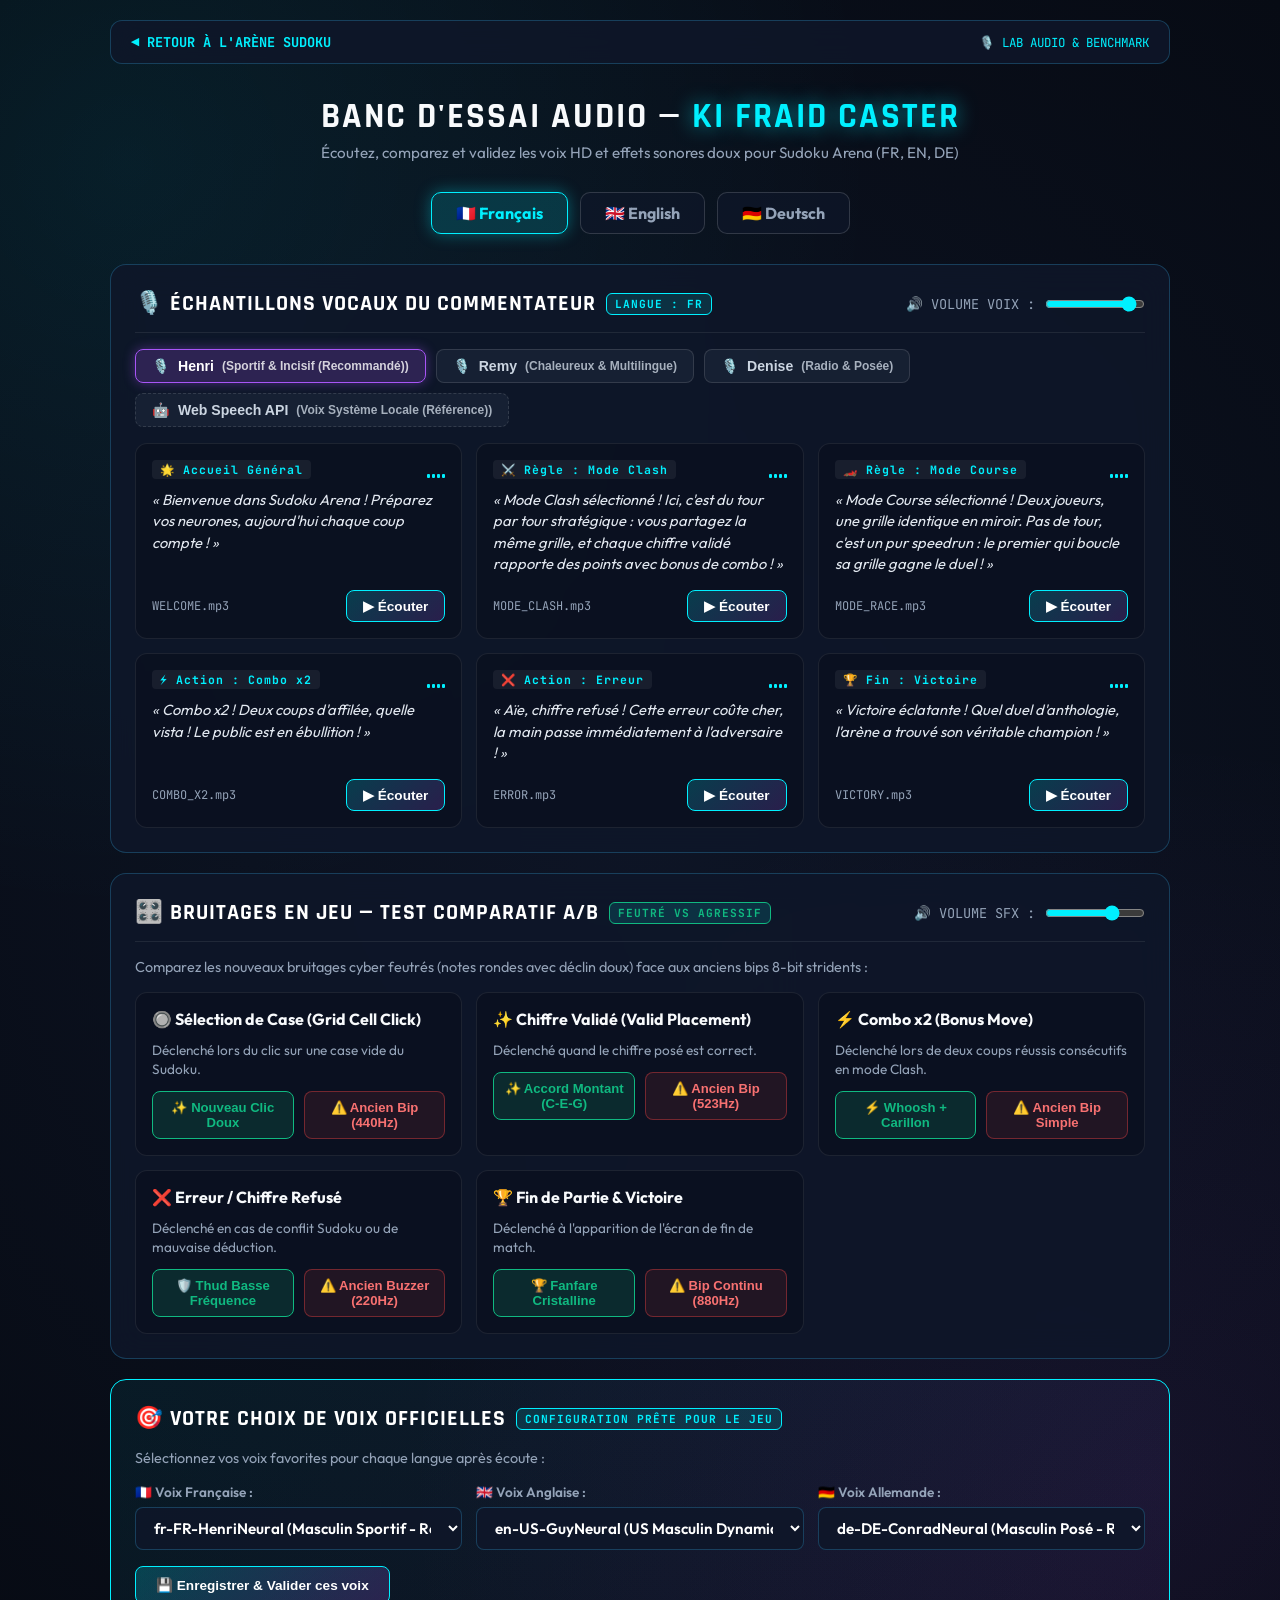
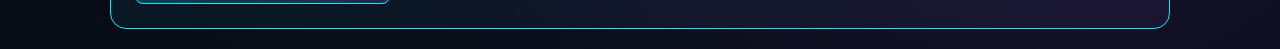
<file: frontend/audio-benchmark.html>
<!DOCTYPE html>
<html lang="fr">
<head>
    <meta charset="UTF-8">
    <meta name="viewport" content="width=device-width, initial-scale=1.0">
    <title>Banc d'Essai Audio Trilingue — Sudoku Arena (KI FRAID)</title>
    <link rel="preconnect" href="https://fonts.googleapis.com">
    <link rel="preconnect" href="https://fonts.gstatic.com" crossorigin>
    <link href="https://fonts.googleapis.com/css2?family=JetBrains+Mono:wght@400;700;800&family=Outfit:wght@300;400;600;700;900&family=Rajdhani:wght@600;700;800&display=swap" rel="stylesheet">
    <style>
        :root {
            --bg-dark: #070b14;
            --card-bg: rgba(15, 23, 42, 0.85);
            --border-color: rgba(56, 189, 248, 0.25);
            --neon-cyan: #00f0ff;
            --neon-purple: #a855f7;
            --neon-pink: #f43f5e;
            --neon-green: #10b981;
            --neon-amber: #f59e0b;
            --text-primary: #f8fafc;
            --text-muted: #94a3b8;
        }

        * {
            box-sizing: border-box;
            margin: 0;
            padding: 0;
        }

        body {
            background-color: var(--bg-dark);
            background-image: 
                radial-gradient(circle at 10% 10%, rgba(0, 240, 255, 0.08) 0%, transparent 40%),
                radial-gradient(circle at 90% 90%, rgba(168, 85, 247, 0.08) 0%, transparent 40%),
                radial-gradient(circle at 50% 50%, rgba(15, 23, 42, 0.8) 0%, transparent 100%);
            color: var(--text-primary);
            font-family: 'Outfit', sans-serif;
            min-height: 100vh;
            padding: 20px;
            display: flex;
            justify-content: center;
        }

        .container {
            width: 100%;
            max-width: 1060px;
            display: flex;
            flex-direction: column;
            gap: 20px;
        }

        /* Top Header */
        .top-nav {
            display: flex;
            justify-content: space-between;
            align-items: center;
            padding: 12px 20px;
            background: var(--card-bg);
            border: 1px solid var(--border-color);
            border-radius: 12px;
            backdrop-filter: blur(12px);
        }

        .back-link {
            color: var(--neon-cyan);
            text-decoration: none;
            font-family: 'JetBrains Mono', monospace;
            font-size: 0.85rem;
            font-weight: 700;
            display: flex;
            align-items: center;
            gap: 8px;
            transition: all 0.2s ease;
        }

        .back-link:hover {
            text-shadow: 0 0 10px var(--neon-cyan);
            transform: translateX(-3px);
        }

        .header-title {
            text-align: center;
            margin: 10px 0;
        }

        .header-title h1 {
            font-family: 'Rajdhani', sans-serif;
            font-size: 2.2rem;
            font-weight: 800;
            letter-spacing: 2px;
            text-transform: uppercase;
        }

        .header-title h1 span {
            color: var(--neon-cyan);
            text-shadow: 0 0 20px rgba(0, 240, 255, 0.6);
        }

        .header-title p {
            color: var(--text-muted);
            font-size: 0.95rem;
            margin-top: 4px;
        }

        /* Language Bar */
        .lang-tabs {
            display: flex;
            justify-content: center;
            gap: 12px;
            margin-bottom: 10px;
        }

        .lang-tab-btn {
            background: rgba(15, 23, 42, 0.7);
            border: 1px solid rgba(255, 255, 255, 0.15);
            color: var(--text-muted);
            padding: 10px 24px;
            border-radius: 10px;
            font-size: 1rem;
            font-weight: 700;
            cursor: pointer;
            display: flex;
            align-items: center;
            gap: 8px;
            transition: all 0.2s ease;
            font-family: 'Outfit', sans-serif;
        }

        .lang-tab-btn:hover {
            color: #fff;
            border-color: var(--neon-cyan);
        }

        .lang-tab-btn.active {
            background: rgba(0, 240, 255, 0.15);
            color: var(--neon-cyan);
            border-color: var(--neon-cyan);
            box-shadow: 0 0 16px rgba(0, 240, 255, 0.35);
        }

        /* Section Layout */
        .bench-section {
            background: var(--card-bg);
            border: 1px solid var(--border-color);
            border-radius: 16px;
            padding: 24px;
            backdrop-filter: blur(16px);
            display: flex;
            flex-direction: column;
            gap: 16px;
        }

        .section-header {
            display: flex;
            justify-content: space-between;
            align-items: center;
            flex-wrap: wrap;
            gap: 12px;
            border-bottom: 1px solid rgba(255, 255, 255, 0.08);
            padding-bottom: 14px;
        }

        .section-title {
            display: flex;
            align-items: center;
            gap: 10px;
            font-family: 'Rajdhani', sans-serif;
            font-size: 1.4rem;
            font-weight: 700;
            letter-spacing: 1px;
            color: #fff;
        }

        .section-title .badge {
            font-size: 0.7rem;
            font-family: 'JetBrains Mono', monospace;
            padding: 3px 8px;
            border-radius: 6px;
            background: rgba(0, 240, 255, 0.12);
            color: var(--neon-cyan);
            border: 1px solid var(--neon-cyan);
        }

        /* Volume controls */
        .volume-control {
            display: flex;
            align-items: center;
            gap: 10px;
            font-size: 0.85rem;
            font-family: 'JetBrains Mono', monospace;
            color: var(--text-muted);
        }

        .volume-control input[type="range"] {
            accent-color: var(--neon-cyan);
            cursor: pointer;
            width: 100px;
        }

        /* Voice Selection Selector Pills */
        .voice-pills-group {
            display: flex;
            gap: 10px;
            flex-wrap: wrap;
        }

        .voice-pill {
            background: rgba(30, 41, 59, 0.6);
            border: 1px solid rgba(255, 255, 255, 0.12);
            padding: 8px 16px;
            border-radius: 8px;
            font-size: 0.88rem;
            font-weight: 600;
            color: #cbd5e1;
            cursor: pointer;
            transition: all 0.2s ease;
            display: flex;
            align-items: center;
            gap: 8px;
        }

        .voice-pill:hover {
            border-color: var(--neon-cyan);
            color: #fff;
        }

        .voice-pill.active {
            background: rgba(168, 85, 247, 0.2);
            border-color: var(--neon-purple);
            color: #fff;
            box-shadow: 0 0 12px rgba(168, 85, 247, 0.4);
        }

        .voice-pill.web-speech {
            border-style: dashed;
        }

        .voice-pill.web-speech.active {
            background: rgba(245, 158, 11, 0.2);
            border-color: var(--neon-amber);
            box-shadow: 0 0 12px rgba(245, 158, 11, 0.4);
        }

        /* Phrase Category Grid */
        .phrases-grid {
            display: grid;
            grid-template-columns: repeat(auto-fit, minmax(310px, 1fr));
            gap: 14px;
        }

        .phrase-card {
            background: rgba(10, 16, 31, 0.7);
            border: 1px solid rgba(255, 255, 255, 0.08);
            border-radius: 12px;
            padding: 16px;
            display: flex;
            flex-direction: column;
            gap: 10px;
            position: relative;
            transition: all 0.25s ease;
        }

        .phrase-card:hover {
            border-color: rgba(0, 240, 255, 0.35);
            transform: translateY(-2px);
            box-shadow: 0 6px 20px rgba(0, 0, 0, 0.3);
        }

        .phrase-card.playing {
            border-color: var(--neon-cyan);
            box-shadow: 0 0 16px rgba(0, 240, 255, 0.3);
        }

        .phrase-card-header {
            display: flex;
            justify-content: space-between;
            align-items: center;
        }

        .phrase-tag {
            font-family: 'JetBrains Mono', monospace;
            font-size: 0.72rem;
            font-weight: 700;
            letter-spacing: 1px;
            padding: 2px 8px;
            border-radius: 4px;
            background: rgba(255, 255, 255, 0.06);
            color: var(--neon-cyan);
        }

        .phrase-text {
            font-size: 0.92rem;
            color: #e2e8f0;
            line-height: 1.45;
            font-style: italic;
            min-height: 48px;
        }

        .phrase-card-footer {
            display: flex;
            justify-content: space-between;
            align-items: center;
            margin-top: auto;
            padding-top: 6px;
        }

        .play-btn {
            background: linear-gradient(135deg, rgba(0, 240, 255, 0.2) 0%, rgba(168, 85, 247, 0.2) 100%);
            border: 1px solid var(--neon-cyan);
            color: #fff;
            padding: 7px 16px;
            border-radius: 8px;
            font-size: 0.85rem;
            font-weight: 700;
            cursor: pointer;
            display: flex;
            align-items: center;
            gap: 6px;
            transition: all 0.2s ease;
        }

        .play-btn:hover {
            background: var(--neon-cyan);
            color: #070b14;
            box-shadow: 0 0 14px var(--neon-cyan);
        }

        .play-btn.playing {
            background: var(--neon-pink);
            border-color: var(--neon-pink);
            color: #fff;
            box-shadow: 0 0 14px var(--neon-pink);
        }

        /* Equalizer inside card */
        .mini-equalizer {
            display: inline-flex;
            align-items: flex-end;
            gap: 2px;
            height: 16px;
        }

        .mini-equalizer .bar {
            width: 3px;
            height: 4px;
            background: var(--neon-cyan);
            border-radius: 1px;
            transition: height 0.08s ease;
        }

        .phrase-card.playing .mini-equalizer .bar {
            background: var(--neon-green);
            animation: miniEqAnim 0.4s infinite alternate ease-in-out;
        }

        .phrase-card.playing .mini-equalizer .bar:nth-child(2) { animation-delay: 0.1s; }
        .phrase-card.playing .mini-equalizer .bar:nth-child(3) { animation-delay: 0.2s; }
        .phrase-card.playing .mini-equalizer .bar:nth-child(4) { animation-delay: 0.15s; }

        @keyframes miniEqAnim {
            from { height: 4px; }
            to { height: 16px; }
        }

        /* SFX Interactive Section */
        .sfx-grid {
            display: grid;
            grid-template-columns: repeat(auto-fit, minmax(320px, 1fr));
            gap: 14px;
        }

        .sfx-card {
            background: rgba(10, 16, 31, 0.7);
            border: 1px solid rgba(255, 255, 255, 0.08);
            border-radius: 12px;
            padding: 16px;
            display: flex;
            flex-direction: column;
            gap: 12px;
        }

        .sfx-card-header {
            display: flex;
            align-items: center;
            gap: 8px;
            font-size: 1rem;
            font-weight: 700;
        }

        .sfx-desc {
            font-size: 0.85rem;
            color: var(--text-muted);
            line-height: 1.4;
        }

        .sfx-ab-actions {
            display: flex;
            gap: 10px;
        }

        .btn-sfx-new {
            flex: 1;
            background: rgba(16, 185, 129, 0.15);
            border: 1px solid var(--neon-green);
            color: var(--neon-green);
            padding: 8px;
            border-radius: 8px;
            font-size: 0.82rem;
            font-weight: 700;
            cursor: pointer;
            transition: all 0.2s ease;
        }

        .btn-sfx-new:hover {
            background: var(--neon-green);
            color: #070b14;
            box-shadow: 0 0 12px var(--neon-green);
        }

        .btn-sfx-old {
            flex: 1;
            background: rgba(239, 68, 68, 0.1);
            border: 1px solid rgba(239, 68, 68, 0.4);
            color: #f87171;
            padding: 8px;
            border-radius: 8px;
            font-size: 0.82rem;
            font-weight: 700;
            cursor: pointer;
            transition: all 0.2s ease;
        }

        .btn-sfx-old:hover {
            background: var(--neon-red);
            color: #fff;
            box-shadow: 0 0 12px var(--neon-red);
        }

        /* Decision & Vote Box */
        .decision-box {
            background: linear-gradient(135deg, rgba(0, 240, 255, 0.06) 0%, rgba(168, 85, 247, 0.06) 100%);
            border: 1px solid var(--neon-cyan);
            border-radius: 16px;
            padding: 24px;
            display: flex;
            flex-direction: column;
            gap: 16px;
        }

        .decision-grid {
            display: grid;
            grid-template-columns: repeat(auto-fit, minmax(240px, 1fr));
            gap: 14px;
        }

        .decision-item label {
            display: block;
            font-size: 0.85rem;
            color: var(--text-muted);
            margin-bottom: 6px;
            font-weight: 600;
        }

        .decision-select {
            width: 100%;
            background: rgba(15, 23, 42, 0.9);
            border: 1px solid var(--border-color);
            color: #fff;
            padding: 10px 14px;
            border-radius: 8px;
            font-family: 'Outfit', sans-serif;
            font-size: 0.95rem;
            font-weight: 600;
        }

        .toast-status {
            padding: 10px 16px;
            border-radius: 8px;
            background: rgba(16, 185, 129, 0.15);
            border: 1px solid var(--neon-green);
            color: #fff;
            font-family: 'JetBrains Mono', monospace;
            font-size: 0.85rem;
            display: none;
        }
    </style>
</head>
<body>
    <div class="container">
        <!-- Navigation Top -->
        <header class="top-nav">
            <a href="index.html" class="back-link" onclick="if(window.history.length > 1) { history.back(); return false; }">
                <span>◀</span> RETOUR À L'ARÈNE SUDOKU
            </a>
            <div style="font-family: 'JetBrains Mono', monospace; font-size: 0.78rem; color: var(--neon-cyan);">
                🎙️ LAB AUDIO & BENCHMARK
            </div>
        </header>

        <!-- Titre -->
        <div class="header-title">
            <h1>BANC D'ESSAI AUDIO — <span>KI FRAID CASTER</span></h1>
            <p>Écoutez, comparez et validez les voix HD et effets sonores doux pour Sudoku Arena (FR, EN, DE)</p>
        </div>

        <!-- Onglets Langues Trilingues -->
        <div class="lang-tabs" id="langTabs">
            <button class="lang-tab-btn active" data-lang="fr">🇫🇷 Français</button>
            <button class="lang-tab-btn" data-lang="en">🇬🇧 English</button>
            <button class="lang-tab-btn" data-lang="de">🇩🇪 Deutsch</button>
        </div>

        <!-- SECTION 1 : VOIX DU COMMENTATEUR -->
        <section class="bench-section">
            <div class="section-header">
                <div class="section-title">
                    <span>🎙️ ÉCHANTILLONS VOCAUX DU COMMENTATEUR</span>
                    <span class="badge" id="currentLangBadge">LANGUE : FR</span>
                </div>
                <div class="volume-control">
                    <span>🔊 VOLUME VOIX :</span>
                    <input type="range" id="voiceVolume" min="0" max="1" step="0.05" value="0.9">
                </div>
            </div>

            <!-- Sélecteur de Voix pour la langue active -->
            <div class="voice-pills-group" id="voicePills">
                <!-- Injecté dynamiquement par JS -->
            </div>

            <!-- Grille des 6 Catégories de Répliques -->
            <div class="phrases-grid" id="phrasesGrid">
                <!-- Injecté dynamiquement par JS -->
            </div>
        </section>

        <!-- SECTION 2 : EFFETS SONORES (SFX) -->
        <section class="bench-section">
            <div class="section-header">
                <div class="section-title">
                    <span>🎛️ BRUITAGES EN JEU — TEST COMPARATIF A/B</span>
                    <span class="badge" style="border-color: var(--neon-green); color: var(--neon-green);">FEUTRÉ VS AGRESSIF</span>
                </div>
                <div class="volume-control">
                    <span>🔊 VOLUME SFX :</span>
                    <input type="range" id="sfxVolume" min="0" max="1" step="0.05" value="0.7">
                </div>
            </div>

            <p style="font-size: 0.9rem; color: var(--text-muted);">
                Comparez les nouveaux bruitages cyber feutrés (notes rondes avec déclin doux) face aux anciens bips 8-bit stridents :
            </p>

            <div class="sfx-grid">
                <!-- SFX 1 : Clic Case -->
                <div class="sfx-card">
                    <div class="sfx-card-header">
                        <span>🔘 Sélection de Case (Grid Cell Click)</span>
                    </div>
                    <div class="sfx-desc">
                        Déclenché lors du clic sur une case vide du Sudoku.
                    </div>
                    <div class="sfx-ab-actions">
                        <button class="btn-sfx-new" onclick="playSfx('click_soft')">✨ Nouveau Clic Doux</button>
                        <button class="btn-sfx-old" onclick="playLegacyBeep(440, 0.15)">⚠️ Ancien Bip (440Hz)</button>
                    </div>
                </div>

                <!-- SFX 2 : Chiffre Validé -->
                <div class="sfx-card">
                    <div class="sfx-card-header">
                        <span>✨ Chiffre Validé (Valid Placement)</span>
                    </div>
                    <div class="sfx-desc">
                        Déclenché quand le chiffre posé est correct.
                    </div>
                    <div class="sfx-ab-actions">
                        <button class="btn-sfx-new" onclick="playSfx('valid_chord')">✨ Accord Montant (C-E-G)</button>
                        <button class="btn-sfx-old" onclick="playLegacyBeep(523.25, 0.12)">⚠️ Ancien Bip (523Hz)</button>
                    </div>
                </div>

                <!-- SFX 3 : Combo x2 -->
                <div class="sfx-card">
                    <div class="sfx-card-header">
                        <span>⚡ Combo x2 (Bonus Move)</span>
                    </div>
                    <div class="sfx-desc">
                        Déclenché lors de deux coups réussis consécutifs en mode Clash.
                    </div>
                    <div class="sfx-ab-actions">
                        <button class="btn-sfx-new" onclick="playSfx('combo_burst')">⚡ Whoosh + Carillon</button>
                        <button class="btn-sfx-old" onclick="playLegacyBeep(659.25, 0.2)">⚠️ Ancien Bip Simple</button>
                    </div>
                </div>

                <!-- SFX 4 : Erreur -->
                <div class="sfx-card">
                    <div class="sfx-card-header">
                        <span>❌ Erreur / Chiffre Refusé</span>
                    </div>
                    <div class="sfx-desc">
                        Déclenché en cas de conflit Sudoku ou de mauvaise déduction.
                    </div>
                    <div class="sfx-ab-actions">
                        <button class="btn-sfx-new" onclick="playSfx('error_soft')">🛡️ Thud Basse Fréquence</button>
                        <button class="btn-sfx-old" onclick="playLegacyBeep(220, 0.25)">⚠️ Ancien Buzzer (220Hz)</button>
                    </div>
                </div>

                <!-- SFX 5 : Victoire -->
                <div class="sfx-card">
                    <div class="sfx-card-header">
                        <span>🏆 Fin de Partie & Victoire</span>
                    </div>
                    <div class="sfx-desc">
                        Déclenché à l'apparition de l'écran de fin de match.
                    </div>
                    <div class="sfx-ab-actions">
                        <button class="btn-sfx-new" onclick="playSfx('victory_chime')">🏆 Fanfare Cristalline</button>
                        <button class="btn-sfx-old" onclick="playLegacyBeep(880, 0.6)">⚠️ Bip Continu (880Hz)</button>
                    </div>
                </div>
            </div>
        </section>

        <!-- SECTION 3 : VERDICT & CHOIX DE VOIX -->
        <section class="decision-box">
            <div class="section-title">
                <span>🎯 VOTRE CHOIX DE VOIX OFFICIELLES</span>
                <span class="badge">CONFIGURATION PRÊTE POUR LE JEU</span>
            </div>
            <p style="font-size: 0.9rem; color: var(--text-muted);">
                Sélectionnez vos voix favorites pour chaque langue après écoute :
            </p>

            <div class="decision-grid">
                <div class="decision-item">
                    <label>🇫🇷 Voix Française :</label>
                    <select id="selectVoteFr" class="decision-select">
                        <option value="fr-FR-HenriNeural" selected>fr-FR-HenriNeural (Masculin Sportif - Recommandé)</option>
                        <option value="fr-FR-RemyMultilingualNeural">fr-FR-RemyMultilingualNeural (Masculin Chaleureux)</option>
                        <option value="fr-FR-DeniseNeural">fr-FR-DeniseNeural (Féminin Posé/Radio)</option>
                        <option value="web_speech">Web Speech API (Voix Navigateur)</option>
                    </select>
                </div>

                <div class="decision-item">
                    <label>🇬🇧 Voix Anglaise :</label>
                    <select id="selectVoteEn" class="decision-select">
                        <option value="en-US-GuyNeural" selected>en-US-GuyNeural (US Masculin Dynamique - Recommandé)</option>
                        <option value="en-GB-RyanNeural">en-GB-RyanNeural (UK Masculin)</option>
                        <option value="en-US-AriaNeural">en-US-AriaNeural (US Féminin Clair)</option>
                        <option value="web_speech">Web Speech API (Voix Navigateur)</option>
                    </select>
                </div>

                <div class="decision-item">
                    <label>🇩🇪 Voix Allemande :</label>
                    <select id="selectVoteDe" class="decision-select">
                        <option value="de-DE-ConradNeural" selected>de-DE-ConradNeural (Masculin Posé - Recommandé)</option>
                        <option value="de-DE-KatjaNeural">de-DE-KatjaNeural (Féminin Énergique)</option>
                        <option value="de-DE-FlorianMultilingualNeural">de-DE-FlorianMultilingualNeural (Masculin Moderne)</option>
                        <option value="web_speech">Web Speech API (Voix Navigateur)</option>
                    </select>
                </div>
            </div>

            <button class="play-btn" style="align-self: flex-start; padding: 10px 20px;" onclick="saveVoicePreferences()">
                💾 Enregistrer & Valider ces voix
            </button>
            <div id="saveToast" class="toast-status">
                ✅ Choix enregistré avec succès dans localStorage !
            </div>
        </section>
    </div>

    <!-- SCRIPT DU BANC D'ESSAI -->
    <script>
        const BENCHMARK_DATA = {
            fr: {
                label: "Français",
                voices: [
                    { id: "fr-FR-HenriNeural", name: "Henri", badge: "Sportif & Incisif (Recommandé)", icon: "🎙️" },
                    { id: "fr-FR-RemyMultilingualNeural", name: "Remy", badge: "Chaleureux & Multilingue", icon: "🎙️" },
                    { id: "fr-FR-DeniseNeural", name: "Denise", badge: "Radio & Posée", icon: "🎙️" },
                    { id: "web_speech", name: "Web Speech API", badge: "Voix Système Locale (Référence)", icon: "🤖" }
                ],
                phrases: [
                    { key: "WELCOME", title: "🌟 Accueil Général", text: "Bienvenue dans Sudoku Arena ! Préparez vos neurones, aujourd'hui chaque coup compte !" },
                    { key: "MODE_CLASH", title: "⚔️ Règle : Mode Clash", text: "Mode Clash sélectionné ! Ici, c'est du tour par tour stratégique : vous partagez la même grille, et chaque chiffre validé rapporte des points avec bonus de combo !" },
                    { key: "MODE_RACE", title: "🏎️ Règle : Mode Course", text: "Mode Course sélectionné ! Deux joueurs, une grille identique en miroir. Pas de tour, c'est un pur speedrun : le premier qui boucle sa grille gagne le duel !" },
                    { key: "COMBO_X2", title: "⚡ Action : Combo x2", text: "Combo x2 ! Deux coups d'affilée, quelle vista ! Le public est en ébullition !" },
                    { key: "ERROR", title: "❌ Action : Erreur", text: "Aïe, chiffre refusé ! Cette erreur coûte cher, la main passe immédiatement à l'adversaire !" },
                    { key: "VICTORY", title: "🏆 Fin : Victoire", text: "Victoire éclatante ! Quel duel d'anthologie, l'arène a trouvé son véritable champion !" }
                ]
            },
            en: {
                label: "English",
                voices: [
                    { id: "en-US-GuyNeural", name: "Guy (US)", badge: "Energetic Caster (Recommended)", icon: "🎙️" },
                    { id: "en-US-AriaNeural", name: "Aria (US)", badge: "Clear & Crisp", icon: "🎙️" },
                    { id: "en-GB-RyanNeural", name: "Ryan (UK)", badge: "British Announcer", icon: "🎙️" },
                    { id: "web_speech", name: "Web Speech API", badge: "Default Local Voice (Baseline)", icon: "🤖" }
                ],
                phrases: [
                    { key: "WELCOME", title: "🌟 Arena Welcome", text: "Welcome to Sudoku Arena! Sharpen your mind, every move matters today!" },
                    { key: "MODE_CLASH", title: "⚔️ Rule: Clash Mode", text: "Clash Mode selected! Turn-based strategy: you share the same grid, and every valid number earns points with combo multipliers!" },
                    { key: "MODE_RACE", title: "🏎️ Rule: Race Mode", text: "Race Mode selected! Two players, identical mirror grid. No turns, pure speedrun: the first to finish wins the duel!" },
                    { key: "COMBO_X2", title: "⚡ Action: Combo x2", text: "Combo x2! Two consecutive hits, pure brilliance! The crowd is going wild!" },
                    { key: "ERROR", title: "❌ Action: Mistake", text: "Ouch, invalid number! That mistake hurts, the turn switches immediately to your opponent!" },
                    { key: "VICTORY", title: "🏆 End: Victory", text: "Spectacular victory! What an incredible match, the Arena has found its true champion!" }
                ]
            },
            de: {
                label: "Deutsch",
                voices: [
                    { id: "de-DE-ConradNeural", name: "Conrad", badge: "Präzise & Souverän (Empfohlen)", icon: "🎙️" },
                    { id: "de-DE-KatjaNeural", name: "Katja", badge: "Dynamisch & Kraftvoll", icon: "🎙️" },
                    { id: "de-DE-FlorianMultilingualNeural", name: "Florian", badge: "Modern & Klar", icon: "🎙️" },
                    { id: "web_speech", name: "Web Speech API", badge: "Systemstimme (Referenz)", icon: "🤖" }
                ],
                phrases: [
                    { key: "WELCOME", title: "🌟 Arena-Empfang", text: "Willkommen in der Sudoku Arena! Schärfe deinen Verstand, heute zählt jeder Zug!" },
                    { key: "MODE_CLASH", title: "⚔️ Regel: Clash-Modus", text: "Clash-Modus ausgewählt! Rundenbasierte Strategie: Ihr teilt euch dasselbe Gitter, und jede richtige Zahl bringt Punkte mit Combo-Bonus!" },
                    { key: "MODE_RACE", title: "🏎️ Regel: Renn-Modus", text: "Renn-Modus ausgewählt! Zwei Spieler, identisches Spiegel-Gitter. Reine Geschwindigkeit: Wer das Gitter zuerst löst, gewinnt!" },
                    { key: "COMBO_X2", title: "⚡ Aktion: Combo x2", text: "Combo x2! Zwei Treffer in Folge, meisterhaft! Das Publikum tobt!" },
                    { key: "ERROR", title: "❌ Aktion: Fehler", text: "Autsch, ungültiger Zug! Ein teurer Fehler, die Runde wechselt sofort zum Gegner!" },
                    { key: "VICTORY", title: "🏆 Ende: Sieg", text: "Glanzvoller Sieg! Was für ein legendäres Duell, die Arena hat ihren wahren Champion gefunden!" }
                ]
            }
        };

        let currentLang = "fr";
        let currentVoice = "fr-FR-HenriNeural";
        let currentAudio = null;
        let currentActiveCard = null;

        // Web Audio Context pour SFX & ancien oscillateur
        let audioCtx = null;
        function getAudioContext() {
            if (!audioCtx) {
                audioCtx = new (window.AudioContext || window.webkitAudioContext)();
            }
            return audioCtx;
        }

        // Ancien bip agressif
        function playLegacyBeep(freq = 440, duration = 0.15) {
            try {
                const ctx = getAudioContext();
                if (ctx.state === "suspended") ctx.resume();
                const osc = ctx.createOscillator();
                const gain = ctx.createGain();
                const vol = parseFloat(document.getElementById("sfxVolume").value) || 0.7;
                osc.frequency.value = freq;
                osc.connect(gain);
                gain.connect(ctx.destination);
                gain.gain.setValueAtTime(0.2 * vol, ctx.currentTime);
                gain.gain.exponentialRampToValueAtTime(0.001, ctx.currentTime + duration);
                osc.start();
                osc.stop(ctx.currentTime + duration);
            } catch (e) {
                console.error(e);
            }
        }

        // Nouveau SFX feutré
        function playSfx(name) {
            const vol = parseFloat(document.getElementById("sfxVolume").value) || 0.7;
            const audio = new Audio(`assets/audio/sfx/${name}.wav`);
            audio.volume = vol;
            audio.play().catch(e => console.warn("Erreur lecture SFX:", e));
        }

        // Rendu de l'interface
        function renderVoicePills() {
            const container = document.getElementById("voicePills");
            container.innerHTML = "";
            const voices = BENCHMARK_DATA[currentLang].voices;

            voices.forEach((v, index) => {
                const pill = document.createElement("button");
                pill.className = `voice-pill ${v.id === "web_speech" ? "web-speech" : ""} ${v.id === currentVoice ? "active" : ""}`;
                pill.innerHTML = `<span>${v.icon}</span> <strong>${v.name}</strong> <small style="opacity: 0.8; font-size: 0.75rem;">(${v.badge})</small>`;
                pill.onclick = () => {
                    currentVoice = v.id;
                    renderVoicePills();
                };
                container.appendChild(pill);
            });
        }

        function renderPhrases() {
            const container = document.getElementById("phrasesGrid");
            container.innerHTML = "";
            const phrases = BENCHMARK_DATA[currentLang].phrases;

            phrases.forEach(p => {
                const card = document.createElement("div");
                card.className = "phrase-card";
                card.id = `card_${p.key}`;
                card.innerHTML = `
                    <div class="phrase-card-header">
                        <span class="phrase-tag">${p.title}</span>
                        <div class="mini-equalizer">
                            <span class="bar"></span>
                            <span class="bar"></span>
                            <span class="bar"></span>
                            <span class="bar"></span>
                        </div>
                    </div>
                    <p class="phrase-text">« ${p.text} »</p>
                    <div class="phrase-card-footer">
                        <span style="font-family: 'JetBrains Mono', monospace; font-size: 0.75rem; color: var(--text-muted);">${p.key}.mp3</span>
                        <button class="play-btn" onclick="playVoiceSample('${p.key}', '${p.text.replace(/'/g, "\\'")}', this)">
                            ▶ Écouter
                        </button>
                    </div>
                `;
                container.appendChild(card);
            });
        }

        function setLanguage(lang) {
            currentLang = lang;
            document.querySelectorAll(".lang-tab-btn").forEach(b => {
                b.classList.toggle("active", b.dataset.lang === lang);
            });
            document.getElementById("currentLangBadge").textContent = `LANGUE : ${lang.toUpperCase()}`;

            // Choisir la première voix par défaut
            currentVoice = BENCHMARK_DATA[lang].voices[0].id;
            renderVoicePills();
            renderPhrases();
            stopCurrentVoice();
        }

        function stopCurrentVoice() {
            if (currentAudio) {
                currentAudio.pause();
                currentAudio = null;
            }
            if ("speechSynthesis" in window) {
                window.speechSynthesis.cancel();
            }
            if (currentActiveCard) {
                currentActiveCard.classList.remove("playing");
                const btn = currentActiveCard.querySelector(".play-btn");
                if (btn) {
                    btn.innerHTML = "▶ Écouter";
                    btn.classList.remove("playing");
                }
                currentActiveCard = null;
            }
        }

        function playVoiceSample(key, text, btn) {
            const card = document.getElementById(`card_${key}`);
            const vol = parseFloat(document.getElementById("voiceVolume").value) || 0.9;

            // Si déjà en cours de lecture sur cette carte, on arrête
            if (currentActiveCard === card && (currentAudio || window.speechSynthesis.speaking)) {
                stopCurrentVoice();
                return;
            }

            stopCurrentVoice();

            currentActiveCard = card;
            card.classList.add("playing");
            btn.innerHTML = "⏹ Arrêter";
            btn.classList.add("playing");

            if (currentVoice === "web_speech") {
                // Lecture via Web Speech API du navigateur
                if (!("speechSynthesis" in window)) {
                    alert("Web Speech API non disponible sur ce navigateur.");
                    stopCurrentVoice();
                    return;
                }
                const utterance = new SpeechSynthesisUtterance(text);
                const langMap = { fr: "fr-FR", en: "en-US", de: "de-DE" };
                utterance.lang = langMap[currentLang];
                utterance.volume = vol;
                utterance.rate = 1.05;
                utterance.onend = () => stopCurrentVoice();
                utterance.onerror = () => stopCurrentVoice();
                window.speechSynthesis.speak(utterance);
            } else {
                // Lecture du fichier audio Edge-TTS pré-généré
                const url = `assets/audio/benchmark/${currentLang}/${currentVoice}/${key}.mp3`;
                currentAudio = new Audio(url);
                currentAudio.volume = vol;
                currentAudio.onended = () => stopCurrentVoice();
                currentAudio.onerror = (e) => {
                    console.error("Erreur de chargement audio:", url, e);
                    alert("Fichier audio non trouvé: " + url);
                    stopCurrentVoice();
                };
                currentAudio.play().catch(e => {
                    console.warn("Play error:", e);
                    stopCurrentVoice();
                });
            }
        }

        function saveVoicePreferences() {
            const pref = {
                fr: document.getElementById("selectVoteFr").value,
                en: document.getElementById("selectVoteEn").value,
                de: document.getElementById("selectVoteDe").value
            };
            localStorage.setItem("sudoku_arena_preferred_voices", JSON.stringify(pref));
            const toast = document.getElementById("saveToast");
            toast.style.display = "block";
            toast.textContent = `✅ Configuration enregistrée : FR=${pref.fr} | EN=${pref.en} | DE=${pref.de}`;
            setTimeout(() => { toast.style.display = "none"; }, 5000);
        }

        // Init
        document.addEventListener("DOMContentLoaded", () => {
            document.querySelectorAll(".lang-tab-btn").forEach(btn => {
                btn.addEventListener("click", () => setLanguage(btn.dataset.lang));
            });

            // Charger les préférences existantes si disponibles
            const saved = localStorage.getItem("sudoku_arena_preferred_voices");
            if (saved) {
                try {
                    const parsed = JSON.parse(saved);
                    if (parsed.fr) document.getElementById("selectVoteFr").value = parsed.fr;
                    if (parsed.en) document.getElementById("selectVoteEn").value = parsed.en;
                    if (parsed.de) document.getElementById("selectVoteDe").value = parsed.de;
                } catch(e) {}
            }

            setLanguage("fr");
        });
    </script>
</body>
</html>
</file>
